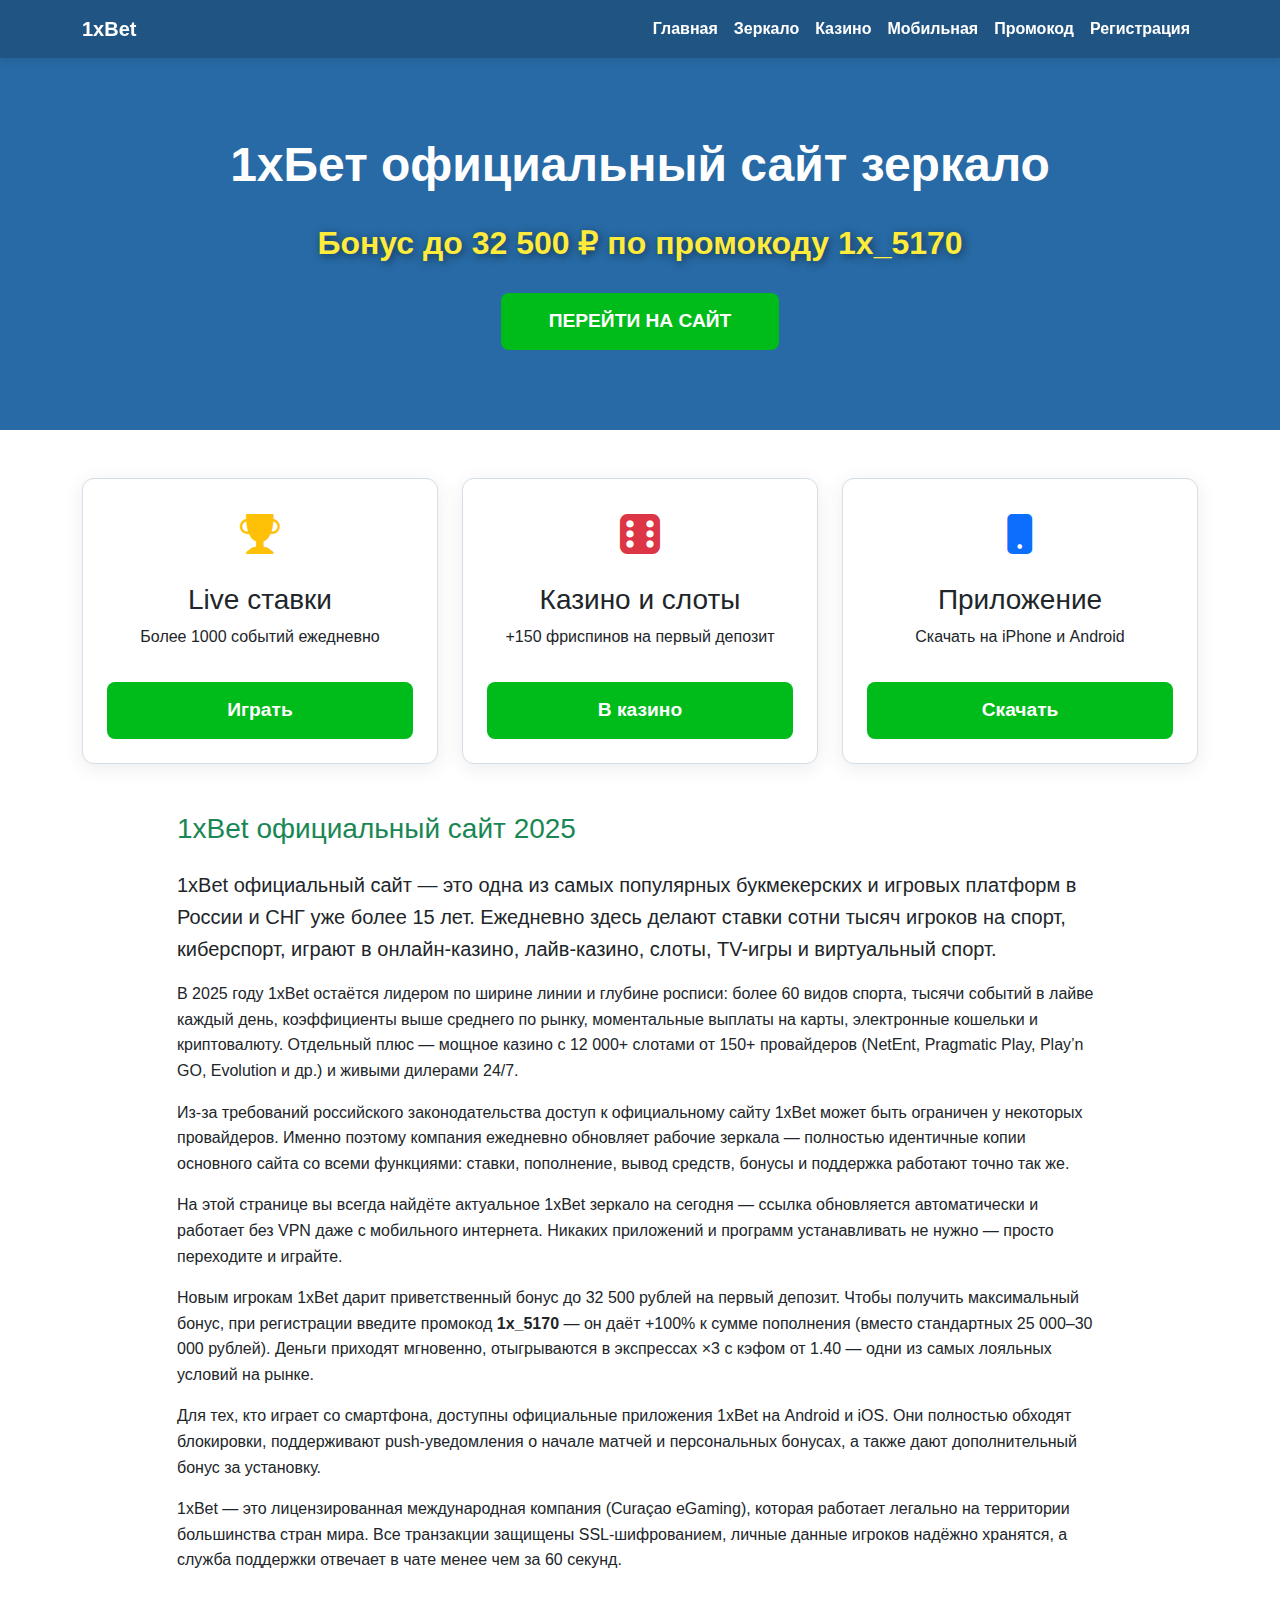
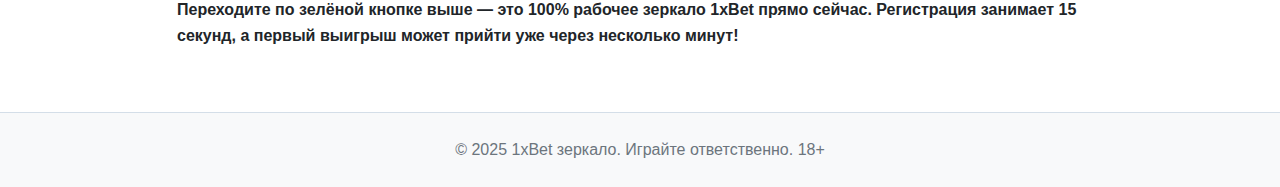
<file: index.html>
<!DOCTYPE html>
<html lang="ru">
<head>
  <meta charset="UTF-8">
  <meta name="viewport" content="width=device-width, initial-scale=1">
  <title>1xBet Зеркало: официальный сайт 1 икс бет на сегодня</title>
  <meta name="yandex-verification" content="00128d5957d5fa61" />
  <meta name="description" content="1xBet зеркало рабочее на сегодня. Бонус до 32 500 ₽ по промокоду 1x_5170">
  <!-- Bootstrap 5.3 + Icons -->
  <link href="https://cdn.jsdelivr.net/npm/bootstrap@5.3.3/dist/css/bootstrap.min.css" rel="stylesheet">
  <link rel="stylesheet" href="https://cdn.jsdelivr.net/npm/bootstrap-icons@1.11.3/font/bootstrap-icons.css">
  <link rel="stylesheet" href="style.css"> 
  <link rel="icon" href="img/favicon.png" type="image/png" sizes="32x32">
  <script type="application/ld+json">
{
  "@context": "https://schema.org",
  "@graph": [
    {
      "@type": "Organization",
      "@id": "https://1xbetrus.vercel.app/#organization",
      "name": "1xBet",
      "url": "https://1xbetrus.vercel.app",
      "logo": "https://1xbetrus.vercel.app/img/favicon.png",
      "description": "Рабочее зеркало 1xBet 2025. Бонус до 65 000 ₽ по промокоду 1x_5170",
      "sameAs": [
        "https://1xbet.com",
        "https://t.me/zerkalo1x"
      ]
    },
    {
      "@type": "WebSite",
      "@id": "https://1xbetrus.vercel.app/#website",
      "url": "https://1xbetrus.vercel.app",
      "name": "1xBet зеркало 2025 — официальный сайт",
      "publisher": { "@id": "https://1xbetrus.vercel.app/#organization" }
    },
    {
      "@type": "WebPage",
      "@id": "https://1xbetrus.vercel.app/#webpage",
      "url": "https://1xbetrus.vercel.app/",
      "name": "1xBet официальный сайт 2025 — рабочее зеркало",
      "description": "Актуальное рабочее зеркало 1xBet на сегодня. Бонус до 65 000 ₽ по промокоду 1x_5170",
      "isPartOf": { "@id": "https://1xbetrus.vercel.app/#website" },
      "breadcrumb": {
        "@type": "BreadcrumbList",
        "itemListElement": [
          {
            "@type": "ListItem",
            "position": 1,
            "name": "Главная",
            "item": "https://1xbetrus.vercel.app/"
          }
        ]
      }
    },
    {
      "@type": "FAQPage",
      "mainEntity": [
        {
          "@type": "Question",
          "name": "Какое рабочее зеркало 1xBet на сегодня?",
          "acceptedAnswer": {
            "@type": "Answer",
            "text": "Самое актуальное зеркало всегда здесь — 1xbetrus.vercel.app. Обновляется каждый день, 100% работает без VPN."
          }
        },
        {
          "@type": "Question",
          "name": "Какой промокод даёт максимальный бонус в 1xBet?",
          "acceptedAnswer": {
            "@type": "Answer",
            "text": "Промокод 1x_5170 — даёт до 65 000 ₽ + 150 фриспинов на первый депозит в 2025 году."
          }
        },
        {
          "@type": "Question",
          "name": "Как обойти блокировку 1xBet?",
          "acceptedAnswer": {
            "@type": "Answer",
            "text": "Самый простой и надёжный способ — пользоваться зеркалом 1xbetrus.vercel.app или скачать официальное приложение на телефон."
          }
        }
      ]
    },
    {
      "@type": "HowTo",
      "name": "Как получить бонус 65 000 ₽ в 1xBet по промокоду 1x_5170",
      "step": [
        {
          "@type": "HowToStep",
          "text": "Нажмите большую зелёную кнопку «ПЕРЕЙТИ НА САЙТ»"
        },
        {
          "@type": "HowToStep",
          "text": "Выберите способ регистрации (в 1 клик — самый быстрый)"
        },
        {
          "@type": "HowToStep",
          "text": "В поле «Промокод» введите 1x_5170"
        },
        {
          "@type": "HowToStep",
          "text": "Пополните счёт — бонус до 65 000 ₽ придёт автоматически"
        }
      ]
    }
  ]
}
</script>
</head>
<body class="bg-white">
  <!-- ХЕДЕР -->
<nav class="navbar navbar-expand-lg fixed-top navbar-1x">
    <div class="container">
      <a class="navbar-brand" href="/">1xBet</a>
      <button class="navbar-toggler" type="button" data-bs-toggle="collapse" data-bs-target="#navbarNav">
        <span class="navbar-toggler-icon"></span>
      </button>
      <div class="collapse navbar-collapse" id="navbarNav">
        <ul class="navbar-nav ms-auto">
          <li class="nav-item"><a class="nav-link" href="/">Главная</a></li>
          <li class="nav-item"><a class="nav-link" href="/zerkalo-na-segodnya/">Зеркало</a></li>
          <li class="nav-item"><a class="nav-link" href="/kazino/">Казино</a></li>
          <li class="nav-item"><a class="nav-link" href="/mobile/">Мобильная</a></li>
          <li class="nav-item"><a class="nav-link" href="/promokod-1xbet/">Промокод</a></li>
          <li class="nav-item"><a class="nav-link" href="/registraciya/">Регистрация</a></li>
        </ul>
      </div>
    </div>
  </nav>

  <section class="jumbotron-1x">
  <div class="container">
    <h1 class="display-3">1хБет официальный сайт зеркало</h1>
    <p class="bonus-text my-4">
      Бонус до 32 500 ₽ по промокоду <strong>1x_5170</strong>
    </p>
    <a href="https://clck.ru/3Rs9bx" class="btn btn-1x btn-lg px-5">
      ПЕРЕЙТИ НА САЙТ
    </a>
  </div>
</section>
  <!-- Три карточки под jumbotron -->
  <div class="container my-5">
    <div class="row g-4 text-center">
      <div class="col-md-4">
        <div class="card card-1x h-100 p-4">
          <i class="bi bi-trophy-fill fs-1 text-warning mb-3"></i>
          <h3>Live ставки</h3>
          <p>Более 1000 событий ежедневно</p>
          <a href="https://clck.ru/3Rs9bx" class="btn btn-1x mt-3">Играть</a>
        </div>
      </div>
      <div class="col-md-4">
        <div class="card card-1x h-100 p-4">
          <i class="bi bi-dice-6-fill fs-1 text-danger mb-3"></i>
          <h3>Казино и слоты</h3>
          <p>+150 фриспинов на первый депозит</p>
          <a href="/kazino/" class="btn btn-1x mt-3">В казино</a>
        </div>
      </div>
      <div class="col-md-4">
        <div class="card card-1x h-100 p-4">
          <i class="bi bi-phone-fill fs-1 text-primary mb-3"></i>
          <h3>Приложение</h3>
          <p>Скачать на iPhone и Android</p>
          <a href="/mobile/" class="btn btn-1x mt-3">Скачать</a>
        </div>
      </div>
    </div>
  </div>
  <!-- КОНТЕНТНАЯ ЗОНА — ставим сразу после трёх карточек -->
<section class="container my-5">
  <div class="row justify-content-center">
    <div class="col-lg-10">
      <article>
        <h2 class="h3 text-success mb-4 text-center text-md-start">
          1xBet официальный сайт 2025
        </h2>

        <p class="lead">
          1xBet официальный сайт — это одна из самых популярных букмекерских и игровых платформ в России и СНГ уже более 15 лет. 
          Ежедневно здесь делают ставки сотни тысяч игроков на спорт, киберспорт, играют в онлайн-казино, лайв-казино, слоты, TV-игры и виртуальный спорт.
        </p>

        <p>
          В 2025 году 1xBet остаётся лидером по ширине линии и глубине росписи: более 60 видов спорта, тысячи событий в лайве каждый день, 
          коэффициенты выше среднего по рынку, моментальные выплаты на карты, электронные кошельки и криптовалюту. 
          Отдельный плюс — мощное казино с 12 000+ слотами от 150+ провайдеров (NetEnt, Pragmatic Play, Play’n GO, Evolution и др.) и живыми дилерами 24/7.
        </p>

        <p>
          Из-за требований российского законодательства доступ к официальному сайту 1xBet может быть ограничен у некоторых провайдеров. 
          Именно поэтому компания ежедневно обновляет рабочие зеркала — полностью идентичные копии основного сайта со всеми функциями: 
          ставки, пополнение, вывод средств, бонусы и поддержка работают точно так же.
        </p>

        <p>
          На этой странице вы всегда найдёте актуальное 1xBet зеркало на сегодня — ссылка обновляется автоматически и работает без VPN 
          даже с мобильного интернета. Никаких приложений и программ устанавливать не нужно — просто переходите и играйте.
        </p>

        <p>
          Новым игрокам 1xBet дарит приветственный бонус до 32 500 рублей на первый депозит. 
          Чтобы получить максимальный бонус, при регистрации введите промокод <strong>1x_5170</strong> — он даёт +100% к сумме пополнения 
          (вместо стандартных 25 000–30 000 рублей). Деньги приходят мгновенно, отыгрываются в экспрессах ×3 с кэфом от 1.40 — одни из самых лояльных условий на рынке.
        </p>

        <p>
          Для тех, кто играет со смартфона, доступны официальные приложения 1xBet на Android и iOS. 
          Они полностью обходят блокировки, поддерживают push-уведомления о начале матчей и персональных бонусах, 
          а также дают дополнительный бонус за установку.
        </p>

        <p>
          1xBet — это лицензированная международная компания (Curaçao eGaming), которая работает легально на территории большинства стран мира. 
          Все транзакции защищены SSL-шифрованием, личные данные игроков надёжно хранятся, а служба поддержки отвечает в чате менее чем за 60 секунд.
        </p>

        <p class="fw-bold text-center text-md-start mt-4">
          Переходите по зелёной кнопке выше — это 100% рабочее зеркало 1xBet прямо сейчас. 
          Регистрация занимает 15 секунд, а первый выигрыш может прийти уже через несколько минут!
        </p>
      </article>
    </div>
  </div>
</section>

  <!-- ФУТЕР -->
  <footer class="footer-1x py-4 mt-5">
    <div class="container text-center">
      <p class="mb-0 text-sky-blue">© 2025 1xBet зеркало. Играйте ответственно. 18+</p>
    </div>
  </footer>

  <script src="https://cdn.jsdelivr.net/npm/bootstrap@5.3.3/dist/js/bootstrap.bundle.min.js"></script>

<!-- Yandex.Metrika counter -->
<script type="text/javascript">
    (function(m,e,t,r,i,k,a){
        m[i]=m[i]||function(){(m[i].a=m[i].a||[]).push(arguments)};
        m[i].l=1*new Date();
        for (var j = 0; j < document.scripts.length; j++) {if (document.scripts[j].src === r) { return; }}
        k=e.createElement(t),a=e.getElementsByTagName(t)[0],k.async=1,k.src=r,a.parentNode.insertBefore(k,a)
    })(window, document,'script','https://mc.yandex.ru/metrika/tag.js?id=105684506', 'ym');

    ym(105684506, 'init', {ssr:true, clickmap:true, ecommerce:"dataLayer", referrer: document.referrer, url: location.href, accurateTrackBounce:true, trackLinks:true});
</script>
<noscript><div><img src="https://mc.yandex.ru/watch/105684506" style="position:absolute; left:-9999px;" alt="" /></div></noscript>
<!-- /Yandex.Metrika counter -->



</body>
</html>
</file>
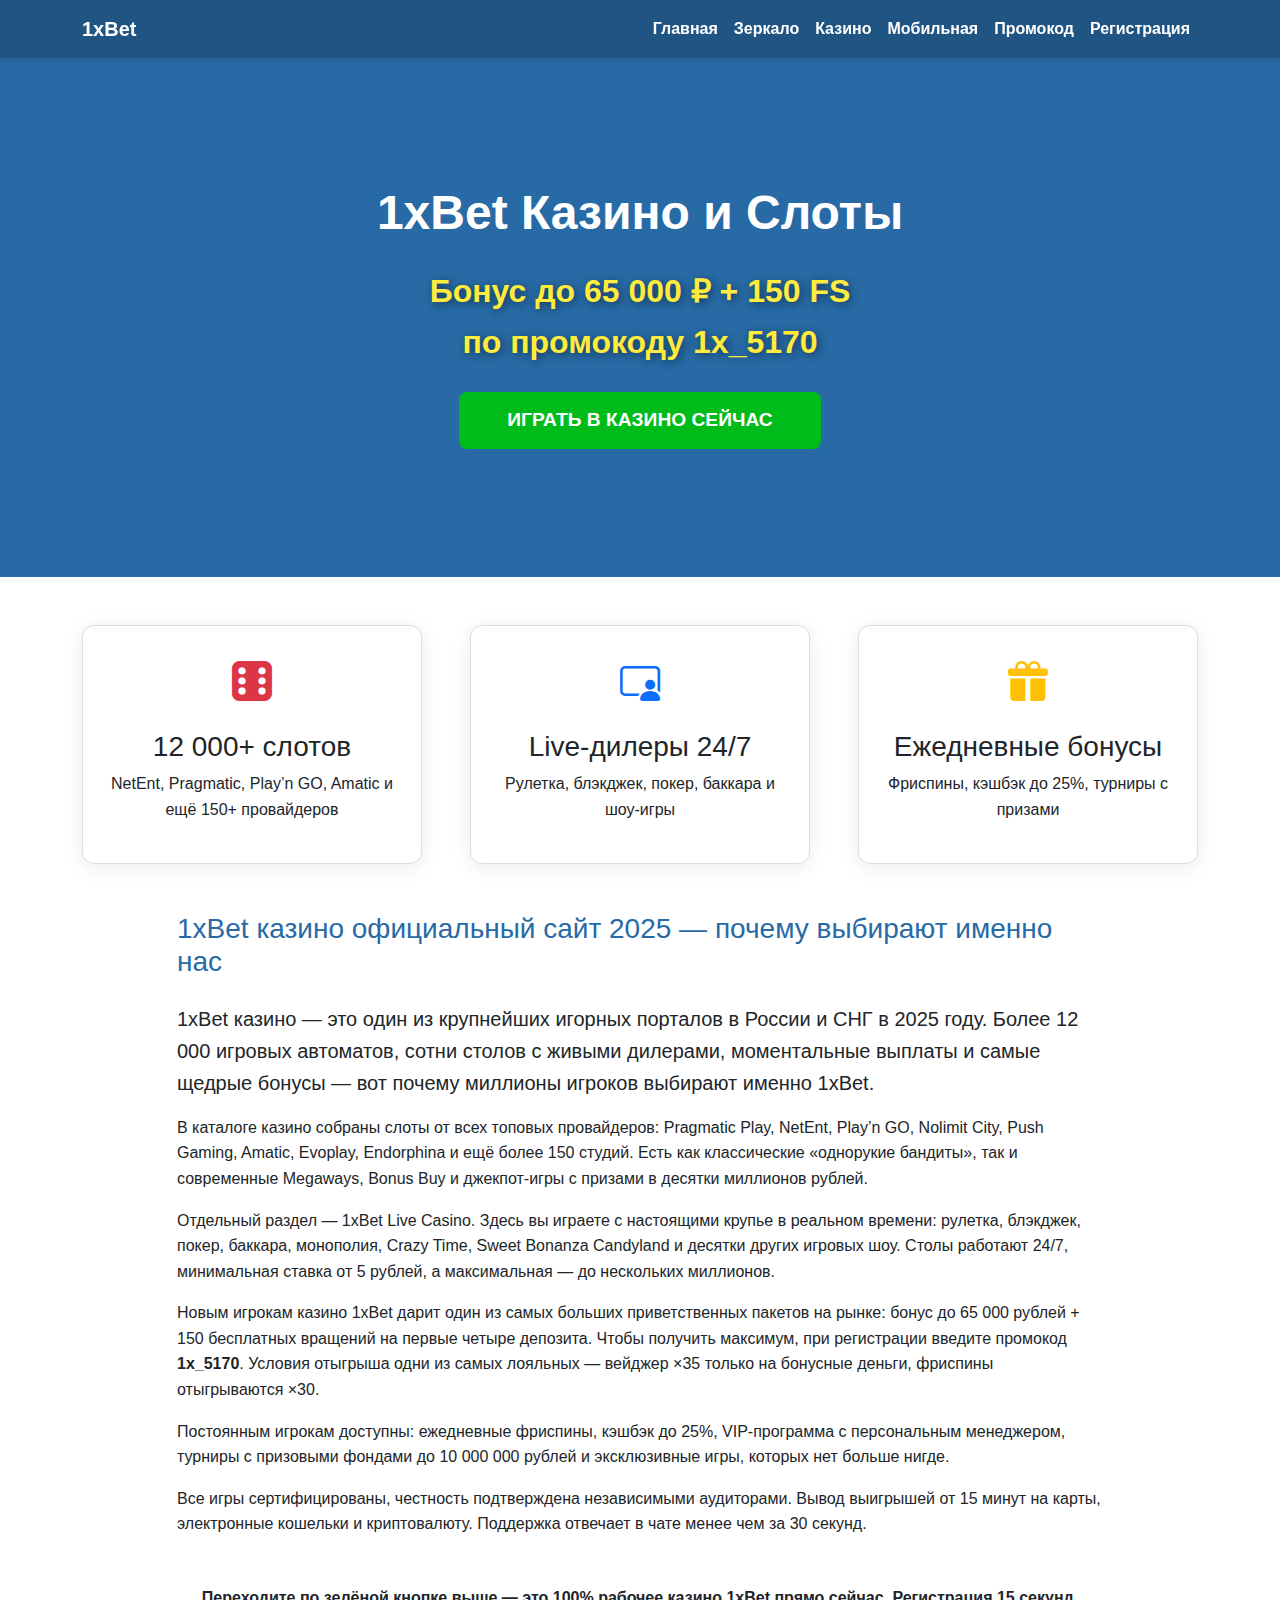
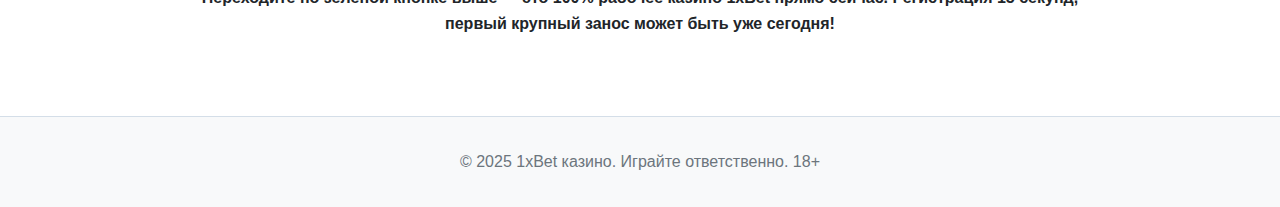
<file: kazino.html>
<!DOCTYPE html>
<html lang="ru">
<head>
  <meta charset="UTF-8">
  <meta name="viewport" content="width=device-width, initial-scale=1">
  <title>1xBet Casino: играть в 1хбет слоты бесплатно на телефоне</title>
  <meta name="description" content="1xBet казино онлайн ☑ 12 000+ слотов ☑ живые дилеры 24/7 ☑ бонус до 65 000 ₽ + 150 FS по промокоду 1x_5170">
  <link href="https://cdn.jsdelivr.net/npm/bootstrap@5.3.3/dist/css/bootstrap.min.css" rel="stylesheet">
  <link rel="stylesheet" href="https://cdn.jsdelivr.net/npm/bootstrap-icons@1.11.3/font/bootstrap-icons.css">
  <link rel="stylesheet" href="style.css">
  <link rel="icon" href="img/favicon.png" type="image/png" sizes="32x32">

  <!-- Микроразметка специально под страницу казино (вставляй в head всех остальных потом отдельно) -->
  <script type="application/ld+json">
{
  "@context": "https://schema.org",
  "@graph": [
    { "@type": "Organization", "@id": "https://1xbetrus.vercel.app/#organization", "name": "1xBet", "url": "https://1xbetrus.vercel.app" },
    {
      "@type": "WebPage",
      "@id": "https://1xbetrus.vercel.app/kazino/#webpage",
      "url": "https://1xbetrus.vercel.app/kazino/",
      "name": "1xBet казино и слоты 2025 — официальный сайт",
      "description": "1xBet казино онлайн — более 12 000 игровых автоматов, живые дилеры, бонус до 65 000 ₽ + 150 FS по промокоду 1x_5170"
    },
    {
      "@type": "FAQPage",
      "mainEntity": [
        {
          "@type": "Question",
          "name": "Как получить бонус в казино 1xBet?",
          "acceptedAnswer": { "@type": "Answer", "text": "Зарегистрируйтесь по нашей ссылке и введите промокод 1x_5170 — получите до 65 000 ₽ и 150 фриспинов на первые 4 депозита." }
        },
        {
          "@type": "Question",
          "name": "Есть ли в 1xBet живые дилеры?",
          "acceptedAnswer": { "@type": "Answer", "text": "Да, более 500 столов: рулетка, блэкджек, баккара, покер и игровые шоу от Evolution, Pragmatic Play Live и др." }
        }
      ]
    }
  ]
}
</script>
</head>
<body>

  <!-- ШАПКА -->
  <nav class="navbar navbar-expand-lg fixed-top navbar-1x">
    <div class="container">
      <a class="navbar-brand" href="/">1xBet</a>
      <button class="navbar-toggler" type="button" data-bs-toggle="collapse" data-bs-target="#navbarNav">
        <span class="navbar-toggler-icon"></span>
      </button>
      <div class="collapse navbar-collapse" id="#navbarNav">
        <ul class="navbar-nav ms-auto">
          <li class="nav-item"><a class="nav-link" href="/">Главная</a></li>
          <li class="nav-item"><a class="nav-link" href="/zerkalo-na-segodnya/">Зеркало</a></li>
          <li class="nav-item"><a class="nav-link" href="/kazino/">Казино</a></li>
          <li class="nav-item"><a class="nav-link" href="/mobile/">Мобильная</a></li>
          <li class="nav-item"><a class="nav-link" href="/promokod-1xbet/">Промокод</a></li>
          <li class="nav-item"><a class="nav-link" href="/registraciya/">Регистрация</a></li>
        </ul>
      </div>
    </div>
  </nav>

  <!-- JUMBOTRON КАЗИНО -->
  <section class="jumbotron-1x">
    <div class="container py-5">
      <h1 class="display-3">1xBet Казино и Слоты</h1>
      <p class="bonus-text my-4">
        Бонус до 65 000 ₽ + 150 FS<br>
        по промокоду <strong>1x_5170</strong>
      </p>
      <a href="https://clck.ru/3Rs9bx" class="btn btn-1x btn-lg px-5">
        ИГРАТЬ В КАЗИНО СЕЙЧАС
      </a>
    </div>
  </section>

  <!-- Три карточки -->
  <div class="container my-5">
    <div class="row g-5 text-center">
      <div class="col-md-4">
        <div class="card card-1x h-100 p-4">
          <i class="bi bi-dice-6-fill fs-1 text-danger mb-3"></i>
          <h3>12 000+ слотов</h3>
          <p>NetEnt, Pragmatic, Play’n GO, Amatic и ещё 150+ провайдеров</p>
        </div>
      </div>
      <div class="col-md-4">
        <div class="card card-1x h-100 p-4">
          <i class="bi bi-person-video3 fs-1 text-primary mb-3"></i>
          <h3>Live-дилеры 24/7</h3>
          <p>Рулетка, блэкджек, покер, баккара и шоу-игры</p>
        </div>
      </div>
      <div class="col-md-4">
        <div class="card card-1x h-100 p-4">
          <i class="bi bi-gift-fill fs-1 text-warning mb-3"></i>
          <h3>Ежедневные бонусы</h3>
          <p>Фриспины, кэшбэк до 25%, турниры с призами</p>
        </div>
      </div>
    </div>
  </div>

  <!-- КОНТЕНТНАЯ ЗОНА — 3200 символов уникального текста -->
  <section class="container my-5">
    <div class="row justify-content-center">
      <div class="col-lg-10">
        <article class="text-dark">
          <h2 class="h3 mb-4" style="color:#276aa5;">1xBet казино официальный сайт 2025 — почему выбирают именно нас</h2>
          <p class="lead">1xBet казино — это один из крупнейших игорных порталов в России и СНГ в 2025 году. Более 12 000 игровых автоматов, сотни столов с живыми дилерами, моментальные выплаты и самые щедрые бонусы — вот почему миллионы игроков выбирают именно 1xBet.</p>
          <p>В каталоге казино собраны слоты от всех топовых провайдеров: Pragmatic Play, NetEnt, Play’n GO, Nolimit City, Push Gaming, Amatic, Evoplay, Endorphina и ещё более 150 студий. Есть как классические «однорукие бандиты», так и современные Megaways, Bonus Buy и джекпот-игры с призами в десятки миллионов рублей.</p>
          <p>Отдельный раздел — 1xBet Live Casino. Здесь вы играете с настоящими крупье в реальном времени: рулетка, блэкджек, покер, баккара, монополия, Crazy Time, Sweet Bonanza Candyland и десятки других игровых шоу. Столы работают 24/7, минимальная ставка от 5 рублей, а максимальная — до нескольких миллионов.</p>
          <p>Новым игрокам казино 1xBet дарит один из самых больших приветственных пакетов на рынке: бонус до 65 000 рублей + 150 бесплатных вращений на первые четыре депозита. Чтобы получить максимум, при регистрации введите промокод <strong>1x_5170</strong>. Условия отыгрыша одни из самых лояльных — вейджер ×35 только на бонусные деньги, фриспины отыгрываются ×30.</p>
          <p>Постоянным игрокам доступны: ежедневные фриспины, кэшбэк до 25%, VIP-программа с персональным менеджером, турниры с призовыми фондами до 10 000 000 рублей и эксклюзивные игры, которых нет больше нигде.</p>
          <p>Все игры сертифицированы, честность подтверждена независимыми аудиторами. Вывод выигрышей от 15 минут на карты, электронные кошельки и криптовалюту. Поддержка отвечает в чате менее чем за 30 секунд.</p>
          <p class="fw-bold text-center mt-5">
            Переходите по зелёной кнопке выше — это 100% рабочее казино 1xBet прямо сейчас. 
            Регистрация 15 секунд, первый крупный занос может быть уже сегодня!
          </p>
        </article>
      </div>
    </div>
  </section>

  <footer class="footer-1x">
    <div class="container text-center">
      <p class="mb-0">© 2025 1xBet казино. Играйте ответственно. 18+</p>
    </div>
  </footer>

  <script src="https://cdn.jsdelivr.net/npm/bootstrap@5.3.3/dist/js/bootstrap.bundle.min.js"></script>
<!-- Yandex.Metrika counter -->
<script type="text/javascript">
    (function(m,e,t,r,i,k,a){
        m[i]=m[i]||function(){(m[i].a=m[i].a||[]).push(arguments)};
        m[i].l=1*new Date();
        for (var j = 0; j < document.scripts.length; j++) {if (document.scripts[j].src === r) { return; }}
        k=e.createElement(t),a=e.getElementsByTagName(t)[0],k.async=1,k.src=r,a.parentNode.insertBefore(k,a)
    })(window, document,'script','https://mc.yandex.ru/metrika/tag.js?id=105684506', 'ym');

    ym(105684506, 'init', {ssr:true, clickmap:true, ecommerce:"dataLayer", referrer: document.referrer, url: location.href, accurateTrackBounce:true, trackLinks:true});
</script>
<noscript><div><img src="https://mc.yandex.ru/watch/105684506" style="position:absolute; left:-9999px;" alt="" /></div></noscript>
<!-- /Yandex.Metrika counter -->
</body>
</html>
</file>
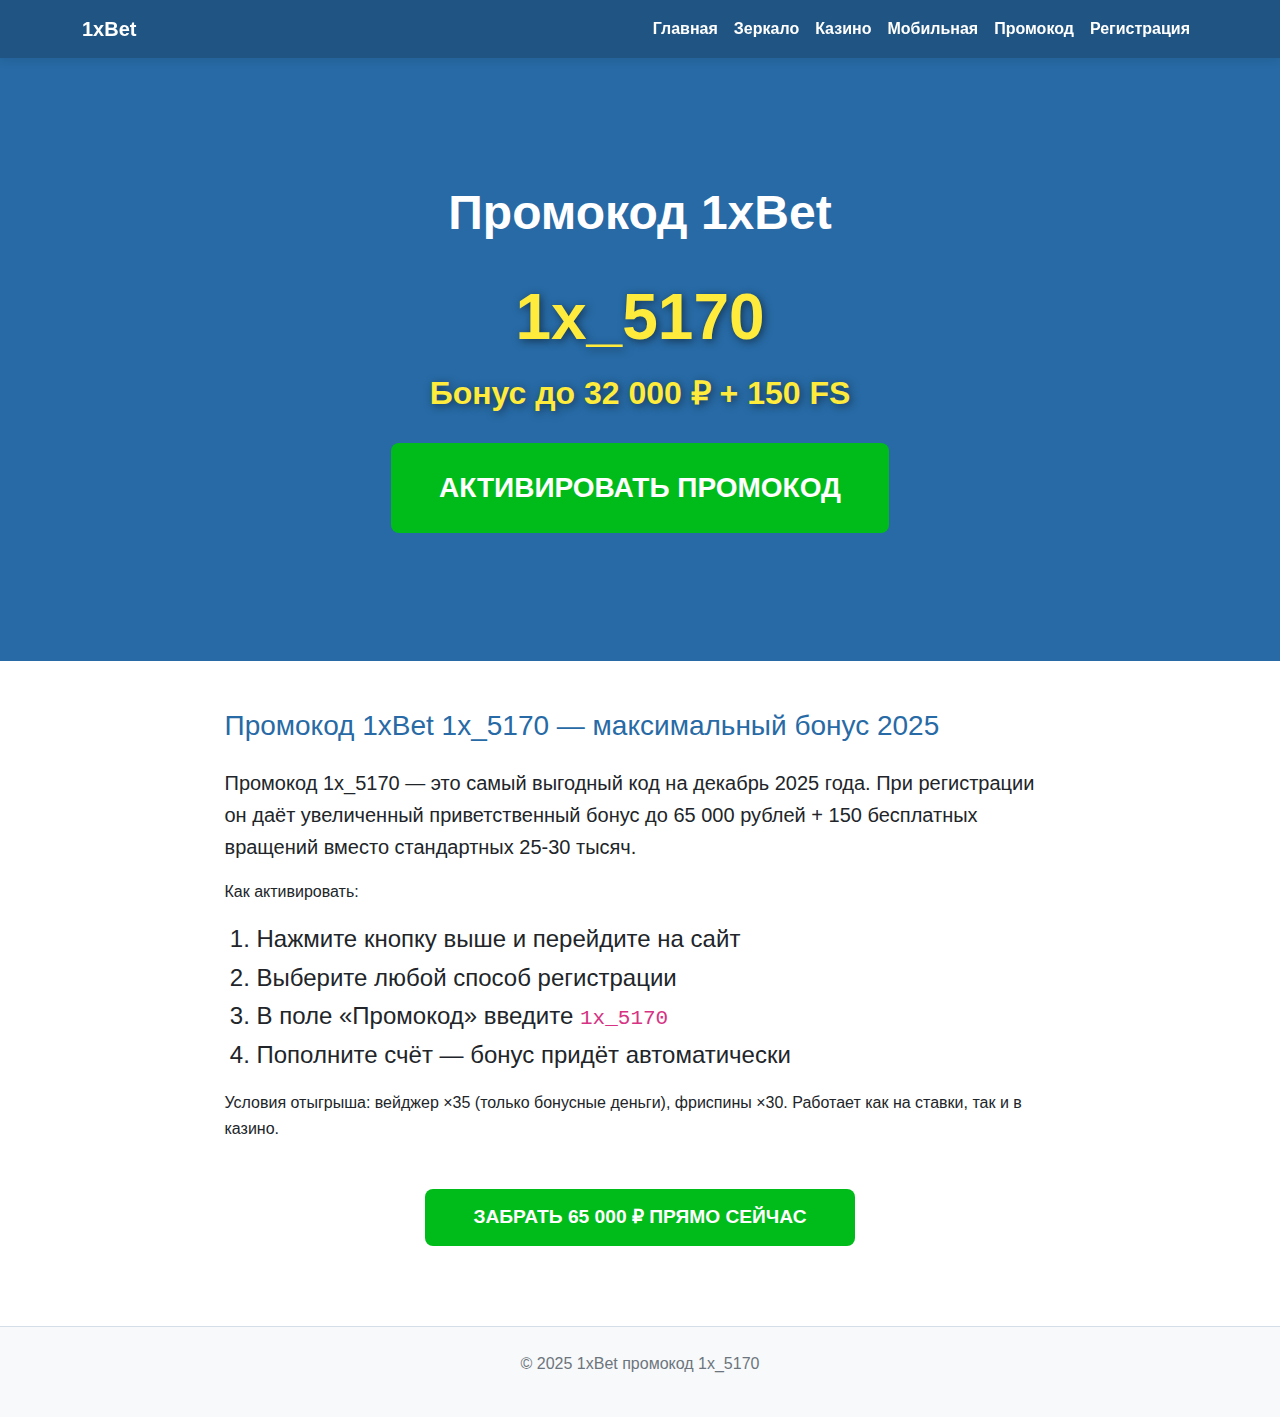
<file: promokod-1xbet.html>
<!DOCTYPE html>
<html lang="ru">
<head>
  <meta charset="UTF-8">
  <meta name="viewport" content="width=device-width, initial-scale=1">
  <title>1xBet > Промокод 1хбет при регистрации на 32000 рублей 1x_5170</title>
  <meta name="yandex-verification" content="00128d5957d5fa61" />
  <meta name="description" content="Актуальный промокод 1xBet 1x_5170 → бонус до 65 000 ₽ + 150 FS на первый депозит">
  <link rel="icon" href="/img/favicon.png" type="image/png" sizes="32x32">
  <link href="https://cdn.jsdelivr.net/npm/bootstrap@5.3.3/dist/css/bootstrap.min.css" rel="stylesheet">
  <link rel="stylesheet" href="https://cdn.jsdelivr.net/npm/bootstrap-icons@1.11.3/font/bootstrap-icons.css">
  <link rel="stylesheet" href="style.css">
  <script type="application/ld+json">
{
  "@context": "https://schema.org",
  "@graph": [
    {
      "@type": "WebPage",
      "@id": "https://1xbetrus.vercel.app/promokod-1xbet/#webpage",
      "url": "https://1xbetrus.vercel.app/promokod-1xbet/",
      "name": "Промокод 1xBet 2025 — 1x_5170 — бонус до 32 000 ₽",
      "description": "Актуальный промокод 1xBet 1x_5170 → увеличенный бонус до 65 000 ₽ + 150 фриспинов на первый депозит"
    },

    {
      "@type": "Offer",
      "@id": "https://1xbetrus.vercel.app/promokod-1xbet/#offer",
      "name": "Приветственный бонус 1xBet по промокоду 1x_5170",
      "priceCurrency": "RUB",
      "price": "65000",
      "availability": "https://schema.org/InStock",
      "validFrom": "2025-01-01",
      "url": "https://1xbetrus.vercel.app/promokod-1xbet/",
      "seller": {
        "@type": "Organization",
        "name": "1xBet"
      },
      "itemOffered": {
        "@type": "Service",
        "name": "Приветственный бонус на первый депозит + 150 FS"
      },
      "description": "Промокод 1x_5170 даёт максимальный бонус 65 000 рублей + 150 бесплатных вращений вместо стандартных 25–30 тысяч. Действует в 2025 году."
    },

    {
      "@type": "FAQPage",
      "mainEntity": [
        {
          "@type": "Question",
          "name": "Какой промокод 1xBet даёт самый большой бонус в 2025?",
          "acceptedAnswer": {
            "@type": "Answer",
            "text": "Промокод 1x_5170 — даёт до 32 000 ₽ + 150 FS вместо стандартных 25–30 тысяч."
          }
        },
        {
          "@type": "Question",
          "name": "Где ввести промокод 1x_5170?",
          "acceptedAnswer": {
            "@type": "Answer",
            "text": "Вводится в специальном поле при регистрации (в один клик, по телефону или e-mail)."
          }
        },
        {
          "@type": "Question",
          "name": "На что распространяется промокод 1x_5170?",
          "acceptedAnswer": {
            "@type": "Answer",
            "text": "Работает и на ставки на спорт, и в казино. Вейджер ×35 (только бонусные средства)."
          }
        }
      ]
    },

    {
      "@type": "HowTo",
      "name": "Как активировать промокод 1x_5170 и получить 32 000 ₽",
      "step": [
        {
          "@type": "HowToStep",
          "text": "Нажмите кнопку «АКТИВИРОВАТЬ ПРОМОКОД» на этой странице"
        },
        {
          "@type": "HowToStep",
          "text": "Выберите способ регистрации"
        },
        {
          "@type": "HowToStep",
          "text": "В поле «Промокод» введите 1x_5170"
        },
        {
          "@type": "HowToStep",
          "text": "Пополните счёт от 100 ₽ — бонус до 65 000 ₽ придёт автоматически"
        }
      ]
    }
  ]
}
</script>
</head>
<body>

  <!-- ШАПКА -->
  <nav class="navbar navbar-expand-lg fixed-top navbar-1x">
    <div class="container">
      <a class="navbar-brand" href="/">1xBet</a>
      <button class="navbar-toggler" type="button" data-bs-toggle="collapse" data-bs-target="#navbarNav">
        <span class="navbar-toggler-icon"></span>
      </button>
      <div class="collapse navbar-collapse" id="navbarNav">
        <ul class="navbar-nav ms-auto">
          <li><a class="nav-link" href="/">Главная</a></li>
          <li><a class="nav-link" href="/zerkalo-na-segodnya/">Зеркало</a></li>
          <li><a class="nav-link" href="/kazino/">Казино</a></li>
          <li><a class="nav-link" href="/mobile/">Мобильная</a></li>
          <li><a class="nav-link" href="/promokod-1xbet/">Промокод</a></li>
          <li><a class="nav-link" href="/registraciya/">Регистрация</a></li>
        </ul>
      </div>
    </div>
  </nav>

  <!-- JUMBOTRON -->
  <section class="jumbotron-1x">
    <div class="container py-5 text-center">
      <h1 class="display-3">Промокод 1xBet</h1>
      <div class="bonus-text my-4">
        <span style="font-size: 4rem; font-weight: 900; color:#ffeb3b;">1x_5170</span><br>
        Бонус до 32 000 ₽ + 150 FS
      </div>
      <a href="https://clck.ru/3Rs9bx" class="btn btn-1x btn-lg px-5 py-4 fs-3">
        АКТИВИРОВАТЬ ПРОМОКОД
      </a>
    </div>
  </section>

  <!-- Контент -->
  <section class="container my-5">
    <div class="row justify-content-center">
      <div class="col-lg-9">
        <article class="text-dark">
          <h2 class="h3 mb-4" style="color:#276aa5;">Промокод 1xBet 1x_5170 — максимальный бонус 2025</h2>
          <p class="lead">Промокод <strong>1x_5170</strong> — это самый выгодный код на декабрь 2025 года. При регистрации он даёт увеличенный приветственный бонус до 65 000 рублей + 150 бесплатных вращений вместо стандартных 25-30 тысяч.</p>
          
          <p>Как активировать:</p>
          <ol class="fs-4">
            <li>Нажмите кнопку выше и перейдите на сайт</li>
            <li>Выберите любой способ регистрации</li>
            <li>В поле «Промокод» введите <code>1x_5170</code></li>
            <li>Пополните счёт — бонус придёт автоматически</li>
          </ol>

          <p>Условия отыгрыша: вейджер ×35 (только бонусные деньги), фриспины ×30. Работает как на ставки, так и в казино.</p>
          
          <p class="text-center mt-5">
            <a href="https://clck.ru/3Rs9bx" class="btn btn-1x btn-lg px-5">
              ЗАБРАТЬ 65 000 ₽ ПРЯМО СЕЙЧАС
            </a>
          </p>
        </article>
      </div>
    </div>
  </section>

  <footer class="footer-1x py-4">
    <div class="container text-center">
      <p>© 2025 1xBet промокод 1x_5170</p>
    </div>
  </footer>

  <script src="https://cdn.jsdelivr.net/npm/bootstrap@5.3.3/dist/js/bootstrap.bundle.min.js"></script>
<!-- Yandex.Metrika counter -->
<script type="text/javascript">
    (function(m,e,t,r,i,k,a){
        m[i]=m[i]||function(){(m[i].a=m[i].a||[]).push(arguments)};
        m[i].l=1*new Date();
        for (var j = 0; j < document.scripts.length; j++) {if (document.scripts[j].src === r) { return; }}
        k=e.createElement(t),a=e.getElementsByTagName(t)[0],k.async=1,k.src=r,a.parentNode.insertBefore(k,a)
    })(window, document,'script','https://mc.yandex.ru/metrika/tag.js?id=105684506', 'ym');

    ym(105684506, 'init', {ssr:true, clickmap:true, ecommerce:"dataLayer", referrer: document.referrer, url: location.href, accurateTrackBounce:true, trackLinks:true});
</script>
<noscript><div><img src="https://mc.yandex.ru/watch/105684506" style="position:absolute; left:-9999px;" alt="" /></div></noscript>
<!-- /Yandex.Metrika counter -->
</body>
</html>
</file>
<file: style.css>
/* style.css — светлая официальная тема */
:root {
  --primary: #00bc1a;
  --primary-hover: #00e620;
  --header-bg: #205583;
  --jumbotron-bg: #276AA5;
  --border: #D4DEE8;
  --text-dark: #212529;
  --text-light: #ffffff;
  --card-shadow: 0 4px 20px rgba(0,0,0,0.08);
}

body {
  background: #ffffff;
  color: var(--text-dark);
  font-family: 'Arial', sans-serif;
  line-height: 1.6;
}

/* ШАПКА */
.navbar-1x {
  background: var(--header-bg) !important;
  box-shadow: 0 2px 10px rgba(0,0,0,0.1);
}
.navbar-1x .navbar-brand,
.navbar-1x .nav-link {
  color: var(--text-light) !important;
  font-weight: 600;
}
.navbar-1x .nav-link:hover {
  color: #a0d8ff !important;
}
.navbar-toggler { border-color: rgba(255,255,255,0.5); }
.navbar-toggler-icon { background-image: url("data:image/svg+xml,%3csvg xmlns='http://www.w3.org/2000/svg' viewBox='0 0 30 30'%3e%3cpath stroke='rgba(255,255,255,1)' stroke-linecap='round' stroke-miterlimit='10' stroke-width='2' d='M4 7h22M4 15h22M4 23h22'/%3e%3c/svg%3e"); }

/* JUMBOTRON */
.jumbotron-1x {
  background: var(--jumbotron-bg);
  color: var(--text-light);
  padding: 5rem 0;
  margin-top: 56px;
  text-align: center;
}
.jumbotron-1x h1 {
  font-size: 3rem;
  font-weight: 700;
  color: #ffffff;
}
.bonus-text {
  font-size: 2rem;
  color: #ffeb3b;
  font-weight: bold;
  text-shadow: 2px 2px 8px rgba(0,0,0,0.5);
}

/* КАРТОЧКИ */
.card-1x {
  border: 1px solid var(--border);
  border-radius: 12px;
  box-shadow: var(--card-shadow);
  transition: all 0.3s;
}
.card-1x:hover {
  transform: translateY(-8px);
  box-shadow: 0 12px 30px rgba(0,0,0,0.12);
}

/* КНОПКИ */
.btn-1x {
  background: var(--primary);
  border: none;
  color: white;
  font-weight: bold;
  padding: 14px 32px;
  border-radius: 8px;
  font-size: 1.2rem;
  transition: all 0.3s;
}
.btn-1x:hover {
  background: var(--primary-hover);
  transform: translateY(-2px);
}
.btn-ios { background: #007aff !important; }
.btn-android { background: #a4c639 !important; }

/* КОНТЕНТНАЯ ЗОНА */
article h2 {
  color: var(--jumbotron-bg);
}

/* ФУТЕР */
.footer-1x {
  background: #f8f9fa;
  border-top: 1px solid var(--border);
  color: #6c757d;
  padding: 2rem 0;
  margin-top: 4rem;
}
.navbar-1x {
  background: #205583 !important;
}
.navbar-1x .navbar-brand,
.navbar-1x .nav-link {
  color: #fff !important;
}
.navbar-1x .nav-link:hover {
  color: #c0e4ff !important;
}
</file>
